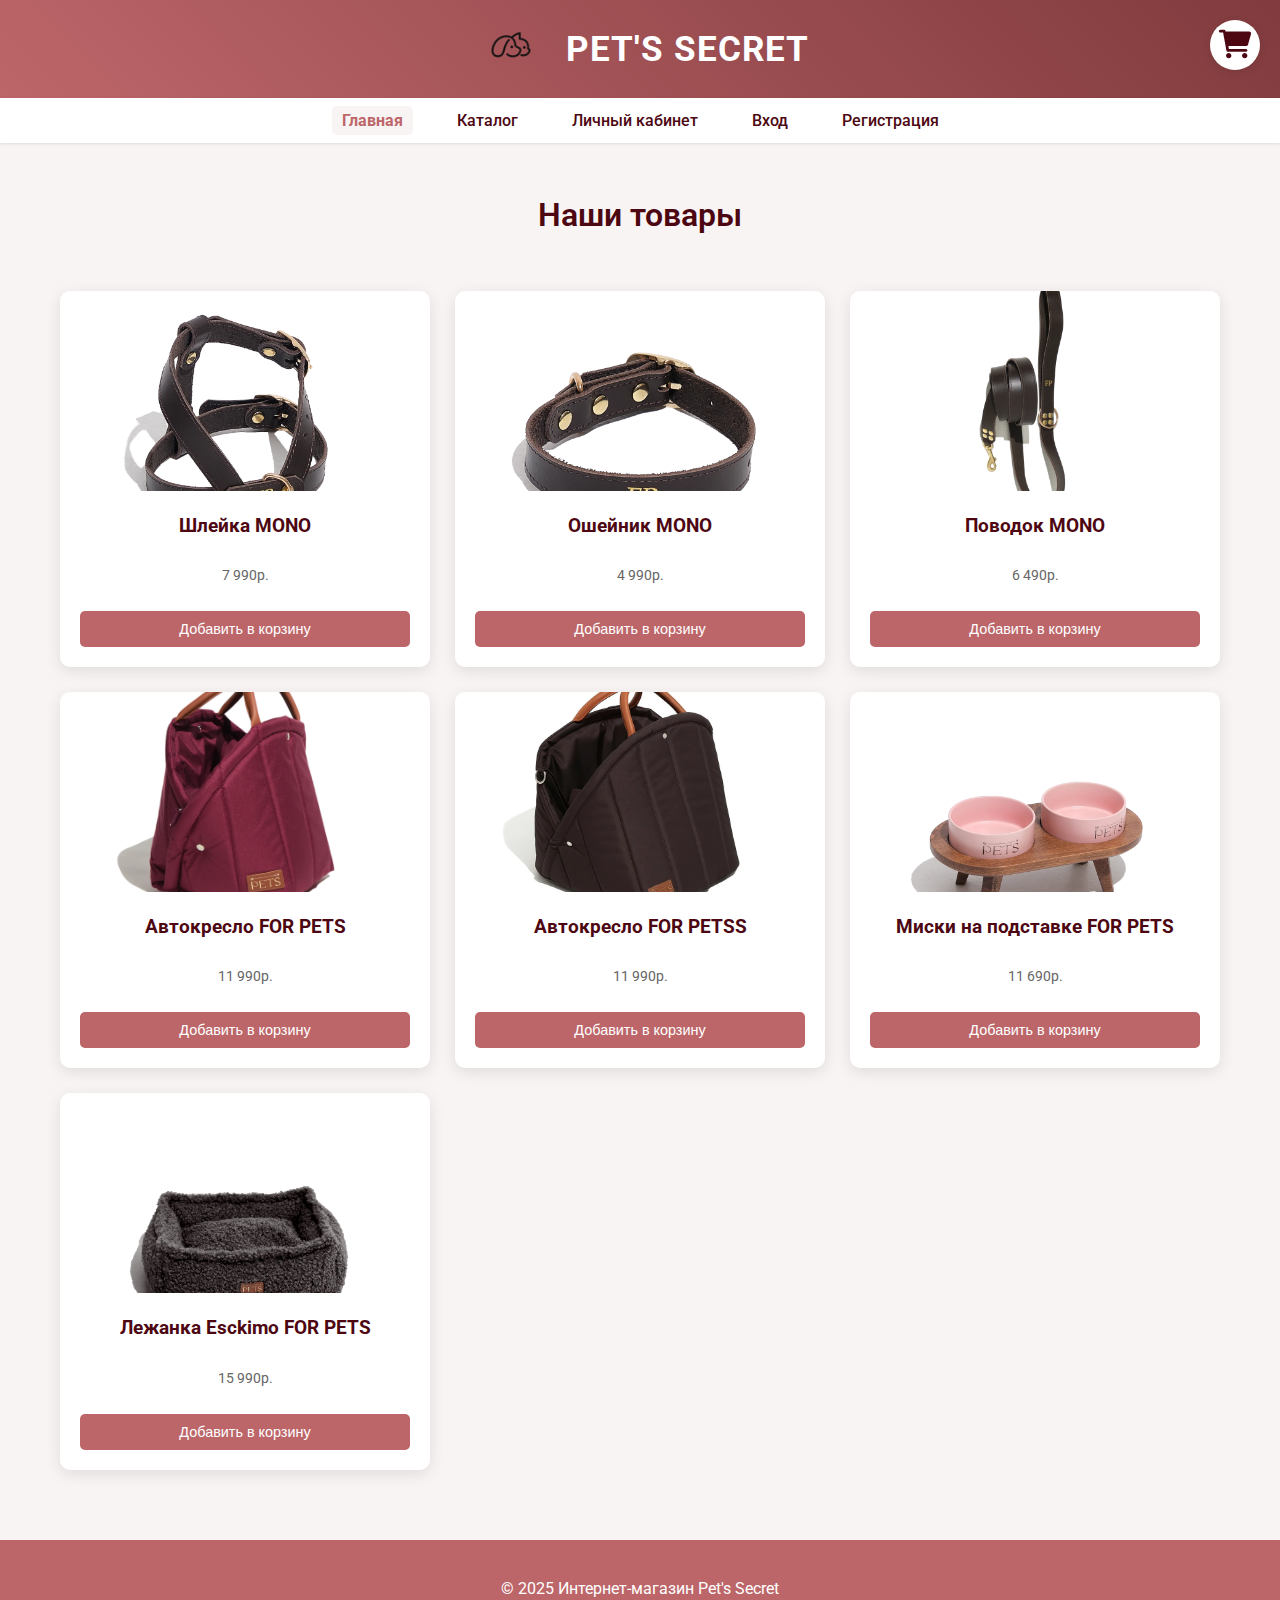
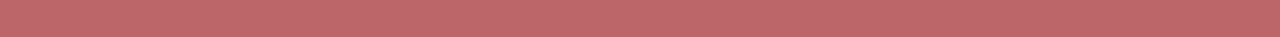
<file: index.html>
<!DOCTYPE html>
<html lang="ru">
<head>
    <meta charset="UTF-8">
    <meta name="viewport" content="width=device-width, initial-scale=1.0">
    <title>Pet's Secret</title>
    <meta name="description" content="Интернет-магазин товаров для домашних животных Pet's Secret в Астрахани. Шлейки, лежанки, миски, автокресла, одежда для собак и кошек. Доставка по Астрахани и области.">
    <meta name="keywords" content="товары для животных Астрахань, зоотовары Астрахань, шлейка для собаки, лежанка для кошки, автокресло для собак, миски на подставке">
    <link rel="stylesheet" href="styles.css">
    <link rel="preconnect" href="https://fonts.googleapis.com">
    <link rel="preconnect" href="https://fonts.gstatic.com" crossorigin>
    <link href="https://fonts.googleapis.com/css2?family=Roboto:wght@400;500;700&display=swap" rel="stylesheet">
    <link rel="stylesheet" href="https://cdnjs.cloudflare.com/ajax/libs/font-awesome/6.0.0/css/all.min.css" integrity="sha512-9usAa10IRO0HhonpyAIVpjrylPvoDwiPUiKdWk5t3PyolY1cOd4DSE0Ga+ri4AuTroPR5aQvXU9xC6qOPnzFeg==" crossorigin="anonymous" referrerpolicy="no-referrer" />
</head>
<body>
    <header>
        <div class="header-content">
            <div class="logo-container">
                <img src="img/logo.png" alt="Pet's Secret Logo" class="logo">
            </div>
            <h1>Pet's Secret</h1>
        </div>
    </header>

    <nav>
        <ul>
            <li><a href="index.html" class="active">Главная</a></li>
            <li><a href="catalog.html">Каталог</a></li>
            <li><a href="profile.html">Личный кабинет</a></li>
            <li><a href="login.html">Вход</a></li>
            <li><a href="register.html">Регистрация</a></li>
        </ul>
    </nav>

    <main>
        <h2 class="section-title">Наши товары</h2>
        <div class="catalog-container">
            <div class="catalog-card">
                <div class="card-image">
                    <img src="img/1.png" alt="Шлейка MONO">
                </div>
                <div class="card-content">
                    <h3>Шлейка MONO</h3>
                    <p>7 990р.</p>
                    <button class="add-to-cart-btn" onclick="addToCart('Шлейка MONO', 7990)">Добавить в корзину</button>
                </div>
            </div>

            <div class="catalog-card">
                <div class="card-image">
                    <img src="img/2.png" alt="Ошейник MONO">
                </div>
                <div class="card-content">
                    <h3>Ошейник MONO</h3>
                    <p>4 990р.</p>
                    <button class="add-to-cart-btn" onclick="addToCart('Ошейник MONO', 4990)">Добавить в корзину</button>
                </div>
            </div>

            <div class="catalog-card">
                <div class="card-image">
                    <img src="img/3.png" alt="Поводок MONO">
                </div>
                <div class="card-content">
                    <h3>Поводок MONO</h3>
                    <p>6 490р.</p>
                    <button class="add-to-cart-btn" onclick="addToCart('Поводок MONO', 6490)">Добавить в корзину</button>
                </div>
            </div>

            <div class="catalog-card">
                <div class="card-image">
                    <img src="img/4.png" alt="Автокресло FOR PETS">
                </div>
                <div class="card-content">
                    <h3>Автокресло FOR PETS</h3>
                    <p>11 990р.</p>
                    <button class="add-to-cart-btn" onclick="addToCart('Автокресло FOR PETS', 11990)">Добавить в корзину</button>
                </div>
            </div>

            <div class="catalog-card">
                <div class="card-image">
                    <img src="img/5.png" alt="Автокресло FOR PETSS">
                </div>
                <div class="card-content">
                    <h3>Автокресло FOR PETSS</h3>
                    <p>11 990р.</p>
                    <button class="add-to-cart-btn" onclick="addToCart('Автокресло FOR PETSS', 11990)">Добавить в корзину</button>
                </div>
            </div>

            <div class="catalog-card">
                <div class="card-image">
                    <img src="img/6.png" alt="Миски на подставке FOR PETS">
                </div>
                <div class="card-content">
                    <h3>Миски на подставке FOR PETS</h3>
                    <p>11 690р.</p>
                    <button class="add-to-cart-btn" onclick="addToCart('Миски на подставке FOR PETS', 11690)">Добавить в корзину</button>
                </div>
            </div>

            <div class="catalog-card">
                <div class="card-image">
                    <img src="img/7.png" alt="Лежанка Esckimo FOR PETS">
                </div>
                <div class="card-content">
                    <h3>Лежанка Esckimo FOR PETS</h3>
                    <p>15 990р.</p>
                    <button class="add-to-cart-btn" onclick="addToCart('Лежанка Esckimo FOR PETS', 15990)">Добавить в корзину</button>
                </div>
            </div>
        </div>
    </main>

    <div id="cart" class="cart-sidebar">
        <a href="javascript:void(0)" class="closebtn" onclick="closeCart()">
            <i class="fas fa-times"></i>
        </a>
        <h2 class="section-title">Корзина</h2>
        <ul id="cart-items"></ul>
        <p id="total">Общая сумма: 0 Р</p>
        <button id="clear-cart">Очистить корзину</button>
    </div>

    <div id="open-cart-button" onclick="openCart()">
        <i class="fas fa-shopping-cart"></i>
    </div>

    <footer>
        <p>&copy; 2025 Интернет-магазин Pet's Secret</p>
    </footer>

    <script src="script.js"></script>
</body>
</html>
</file>
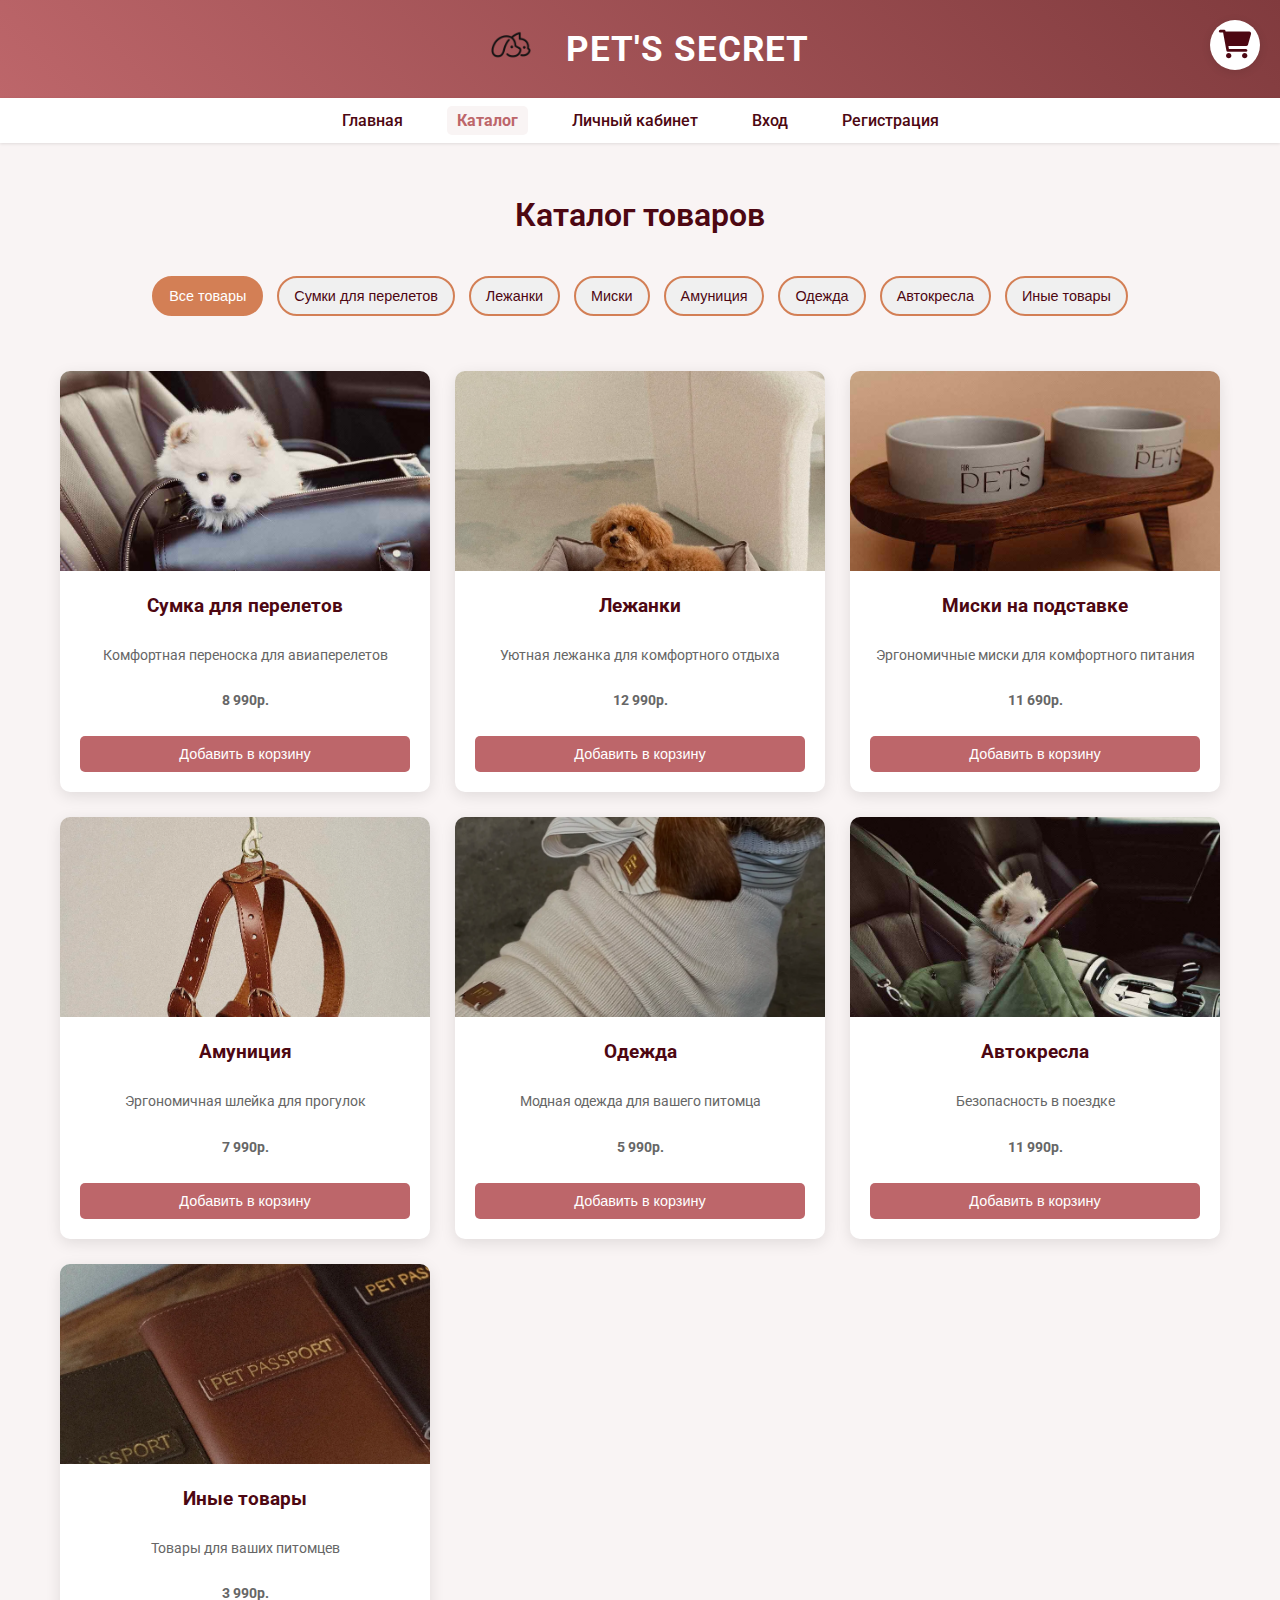
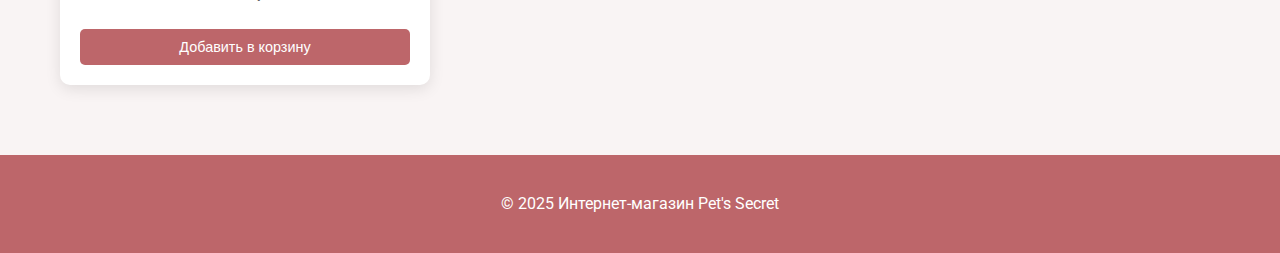
<file: catalog.html>
<!DOCTYPE html>
<html lang="ru">
<head>
    <meta charset="UTF-8">
    <meta name="viewport" content="width=device-width, initial-scale=1.0">
    <title>Каталог товаров - Pet's Secret</title>
    <meta name="description" content="Интернет-магазин товаров для домашних животных Pet's Secret в Астрахани. Шлейки, лежанки, миски, автокресла, одежда для собак и кошек. Доставка по Астрахани и области.">
    <meta name="keywords" content="товары для животных Астрахань, зоотовары Астрахань, шлейка для собаки, лежанка для кошки, автокресло для собак, миски на подставке">
    <link rel="stylesheet" href="styles.css">
    <link rel="preconnect" href="https://fonts.googleapis.com">
    <link rel="preconnect" href="https://fonts.gstatic.com" crossorigin>
    <link href="https://fonts.googleapis.com/css2?family=Roboto:wght@400;500;700&display=swap" rel="stylesheet">
    <link rel="stylesheet" href="https://cdnjs.cloudflare.com/ajax/libs/font-awesome/6.0.0/css/all.min.css">
</head>
<body>
    <header>
        <div class="header-content">
            <div class="logo-container">
                <img src="img/logo.png" alt="Pet's Secret Logo" class="logo">
            </div>
            <h1>Pet's Secret</h1>
        </div>
    </header>

    <nav>
        <ul>
            <li><a href="index.html">Главная</a></li>
            <li><a href="catalog.html" class="active">Каталог</a></li>
            <li><a href="profile.html">Личный кабинет</a></li>
            <li><a href="login.html">Вход</a></li>
            <li><a href="register.html">Регистрация</a></li>
        </ul>
    </nav>

    <main>
        <h2 class="section-title">Каталог товаров</h2>
        
        <div class="categories-filter">
            <button class="filter-btn active" data-category="all">Все товары</button>
            <button class="filter-btn" data-category="bags">Сумки для перелетов</button>
            <button class="filter-btn" data-category="beds">Лежанки</button>
            <button class="filter-btn" data-category="bowls">Миски</button>
            <button class="filter-btn" data-category="equipment">Амуниция</button>
            <button class="filter-btn" data-category="clothing">Одежда</button>
            <button class="filter-btn" data-category="armchair">Автокресла</button>
            <button class="filter-btn" data-category="other">Иные товары</button>
        </div>

        <div class="catalog-container">
            <div class="catalog-card" data-category="bags">
                <div class="card-image">
                    <img src="img/13.png" alt="Сумка для перелетов">
                </div>
                <div class="card-content">
                    <h3>Сумка для перелетов</h3>
                    <p>Комфортная переноска для авиаперелетов</p>
                    <p class="price">8 990р.</p>
                    <button class="add-to-cart-btn" onclick="addToCart('Сумка для перелетов', 8990)">Добавить в корзину</button>
                </div>
            </div>

            <div class="catalog-card" data-category="beds">
                <div class="card-image">
                    <img src="img/9.png" alt="Лежанки">
                </div>
                <div class="card-content">
                    <h3>Лежанки</h3>
                    <p>Уютная лежанка для комфортного отдыха</p>
                    <p class="price">12 990р.</p>
                    <button class="add-to-cart-btn" onclick="addToCart('Лежанки', 12990)">Добавить в корзину</button>
                </div>
            </div> 

            <div class="catalog-card" data-category="bowls">
                <div class="card-image">
                    <img src="img/10.png" alt="Миски на подставке">
                </div>
                <div class="card-content">
                    <h3>Миски на подставке</h3>
                    <p>Эргономичные миски для комфортного питания</p>
                    <p class="price">11 690р.</p>
                    <button class="add-to-cart-btn" onclick="addToCart('Миски на подставке', 11690)">Добавить в корзину</button>
                </div>
            </div>

            <div class="catalog-card" data-category="equipment">
                <div class="card-image">
                    <img src="img/8.png" alt="Амуниция">
                </div>
                <div class="card-content">
                    <h3>Амуниция</h3>
                    <p>Эргономичная шлейка для прогулок</p>
                    <p class="price">7 990р.</p>
                    <button class="add-to-cart-btn" onclick="addToCart('Амуниция', 7990)">Добавить в корзину</button>
                </div>
            </div>

            <div class="catalog-card" data-category="clothing">
                <div class="card-image">
                    <img src="img/12.png" alt="Одежда">
                </div>
                <div class="card-content">
                    <h3>Одежда</h3>
                    <p>Модная одежда для вашего питомца</p>
                    <p class="price">5 990р.</p>
                    <button class="add-to-cart-btn" onclick="addToCart('Одежда', 5990)">Добавить в корзину</button>
                </div>
            </div>

            <div class="catalog-card" data-category="armchair">
                <div class="card-image">
                    <img src="img/11.png" alt="Автокресла">
                </div>
                <div class="card-content">
                    <h3>Автокресла</h3>
                    <p>Безопасность в поездке</p>
                    <p class="price">11 990р.</p>
                    <button class="add-to-cart-btn" onclick="addToCart('Автокресла', 11990)">Добавить в корзину</button>
                </div>
            </div>

            <div class="catalog-card" data-category="other">
                <div class="card-image">
                    <img src="img/14.png" alt="Иные товары">
                </div>
                <div class="card-content">
                    <h3>Иные товары</h3>
                    <p>Товары для ваших питомцев</p>
                    <p class="price">3 990р.</p>
                    <button class="add-to-cart-btn" onclick="addToCart('Иные товары', 3990)">Добавить в корзину</button>
                </div>
            </div>
        </div>
    </main>

    <div id="cart" class="cart-sidebar">
        <a href="javascript:void(0)" class="closebtn" onclick="closeCart()">
            <i class="fas fa-times"></i>
        </a>
        <h2 class="section-title">Корзина</h2>
        <ul id="cart-items"></ul>
        <p id="total">Общая сумма: 0 Р</p>
        <button id="clear-cart">Очистить корзину</button>
    </div>

    <div id="open-cart-button" onclick="openCart()">
        <i class="fas fa-shopping-cart"></i>
    </div>

    <footer>
        <p>&copy; 2025 Интернет-магазин Pet's Secret</p>
    </footer>

    <script src="script.js"></script>
    <script src="catalog-script.js"></script>
</body>
</html>
</file>
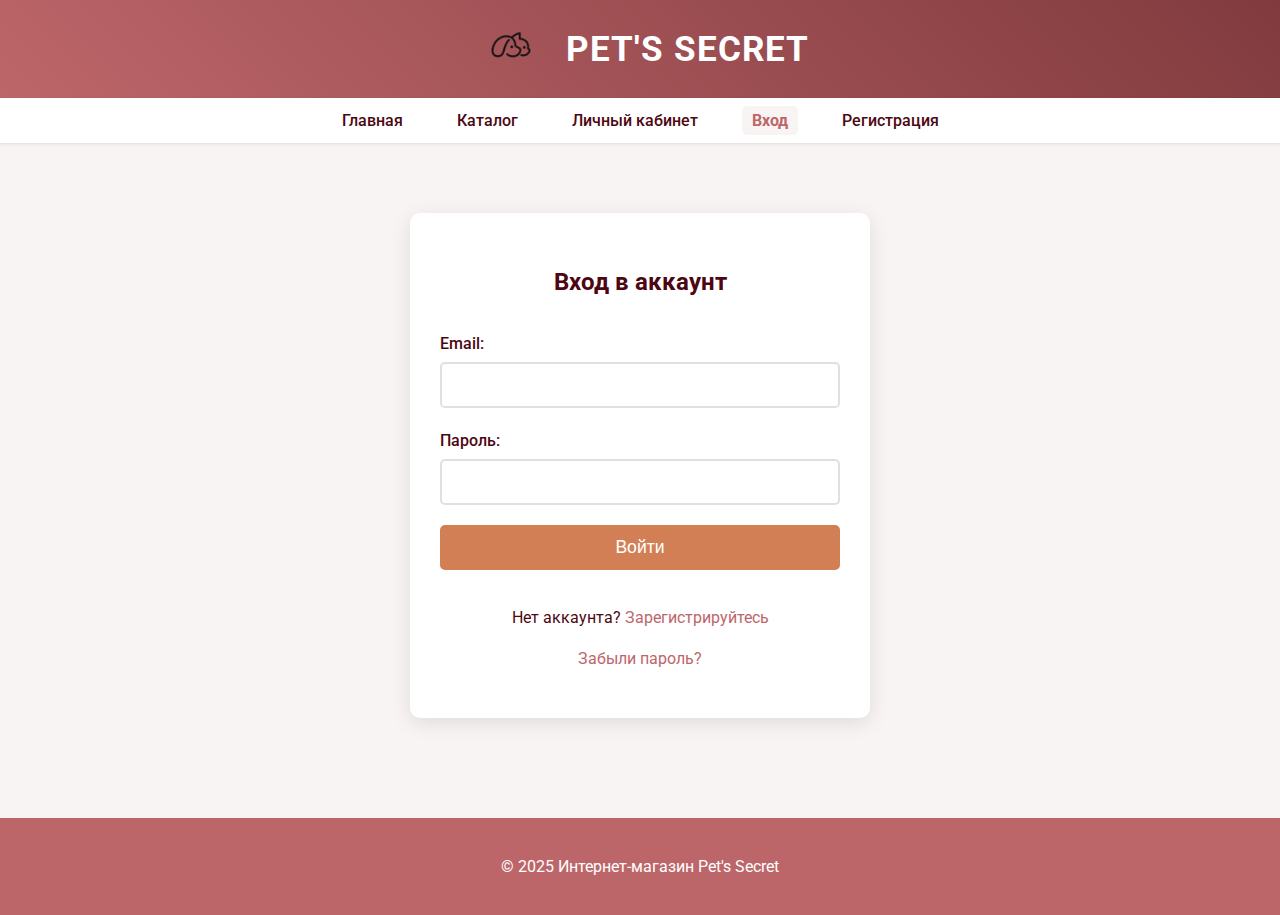
<file: login.html>
<!DOCTYPE html>
<html lang="ru">
<head>
    <meta charset="UTF-8">
    <meta name="viewport" content="width=device-width, initial-scale=1.0">
    <title>Вход - Pet's Secret</title>
    <meta name="description" content="Интернет-магазин товаров для домашних животных Pet's Secret в Астрахани. Шлейки, лежанки, миски, автокресла, одежда для собак и кошек. Доставка по Астрахани и области.">
    <meta name="keywords" content="товары для животных Астрахань, зоотовары Астрахань, шлейка для собаки, лежанка для кошки, автокресло для собак, миски на подставке">
    <link rel="stylesheet" href="styles.css">
    <link rel="preconnect" href="https://fonts.googleapis.com">
    <link rel="preconnect" href="https://fonts.gstatic.com" crossorigin>
    <link href="https://fonts.googleapis.com/css2?family=Roboto:wght@400;500;700&display=swap" rel="stylesheet">
    <link rel="stylesheet" href="https://cdnjs.cloudflare.com/ajax/libs/font-awesome/6.0.0/css/all.min.css">
</head>
<body>
    <header>
        <div class="header-content">
            <div class="logo-container">
                <img src="img/logo.png" alt="Pet's Secret Logo" class="logo">
            </div>
            <h1>Pet's Secret</h1>
        </div>
    </header>

    <nav>
        <ul>
            <li><a href="index.html">Главная</a></li>
            <li><a href="catalog.html">Каталог</a></li>
            <li><a href="profile.html">Личный кабинет</a></li>
            <li><a href="login.html" class="active">Вход</a></li>
            <li><a href="register.html">Регистрация</a></li>
        </ul>
    </nav>

    <main>
        <div class="auth-container">
            <form class="auth-form" id="loginForm">
                <h2>Вход в аккаунт</h2>
                
                <div class="form-group">
                    <label for="loginEmail">Email:</label>
                    <input type="email" id="loginEmail" name="email" required>
                    <div class="form-error" id="loginEmailError"></div>
                </div>
                
                <div class="form-group">
                    <label for="loginPassword">Пароль:</label>
                    <input type="password" id="loginPassword" name="password" required>
                    <div class="form-error" id="loginPasswordError"></div>
                </div>
                
                <button type="submit" class="auth-btn">Войти</button>
                
                <div class="auth-links">
                    <p>Нет аккаунта? <a href="register.html">Зарегистрируйтесь</a></p>
                    <p><a href="#">Забыли пароль?</a></p>
                </div>
            </form>
        </div>
    </main>

    <footer>
        <p>&copy; 2025 Интернет-магазин Pet's Secret</p>
    </footer>

    <script src="auth-script.js"></script>
</body>
</html>
</file>
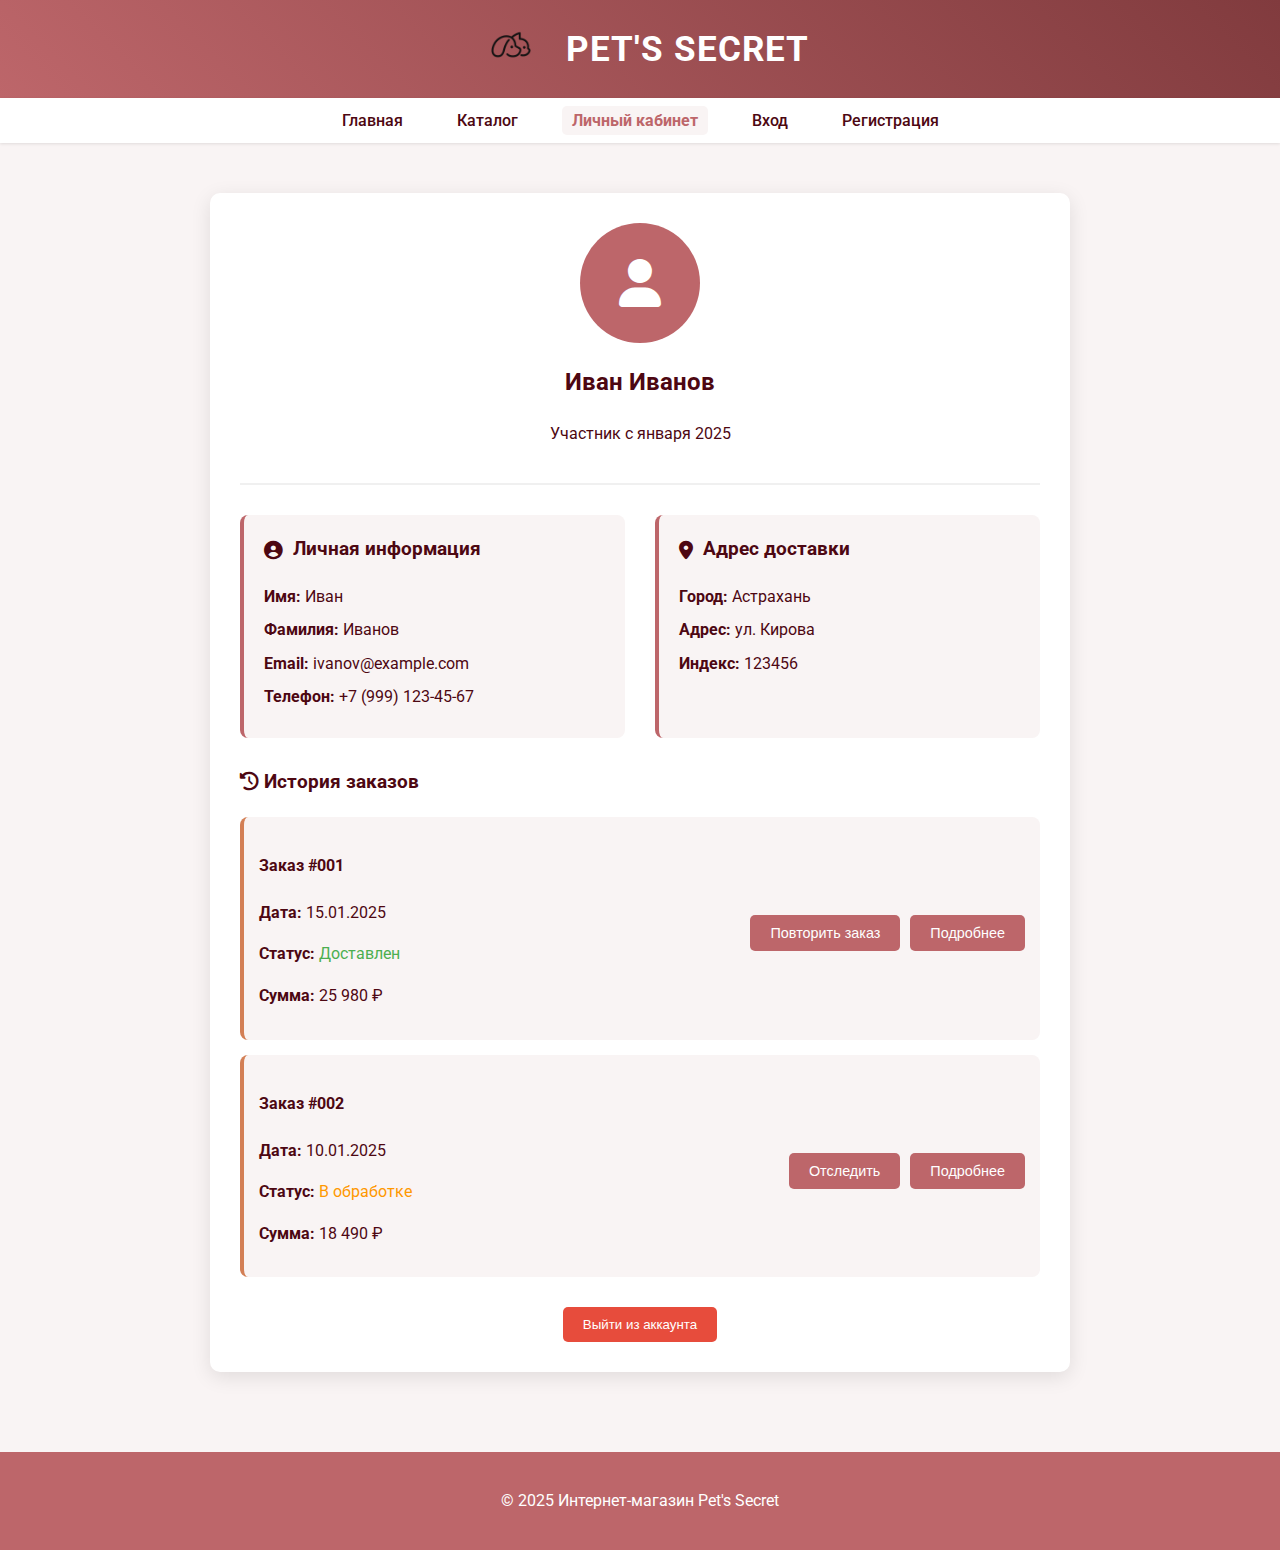
<file: profile.html>
<!DOCTYPE html>
<html lang="ru">
<head>
    <meta charset="UTF-8">
    <meta name="viewport" content="width=device-width, initial-scale=1.0">
    <title>Личный кабинет - Pet's Secret</title>
    <meta name="description" content="Интернет-магазин товаров для домашних животных Pet's Secret в Астрахани. Шлейки, лежанки, миски, автокресла, одежда для собак и кошек. Доставка по Астрахани и области.">
    <meta name="keywords" content="товары для животных Астрахань, зоотовары Астрахань, шлейка для собаки, лежанка для кошки, автокресло для собак, миски на подставке">
    <link rel="stylesheet" href="styles.css">
    <link rel="preconnect" href="https://fonts.googleapis.com">
    <link rel="preconnect" href="https://fonts.gstatic.com" crossorigin>
    <link href="https://fonts.googleapis.com/css2?family=Roboto:wght@400;500;700&display=swap" rel="stylesheet">
    <link rel="stylesheet" href="https://cdnjs.cloudflare.com/ajax/libs/font-awesome/6.0.0/css/all.min.css">
</head>
<body>
    <header>
        <div class="header-content">
            <div class="logo-container">
                <img src="img/logo.png" alt="Pet's Secret Logo" class="logo">
            </div>
            <h1>Pet's Secret</h1>
        </div>
    </header>

    <nav>
        <ul>
            <li><a href="index.html">Главная</a></li>
            <li><a href="catalog.html">Каталог</a></li>
            <li><a href="profile.html" class="active">Личный кабинет</a></li>
            <li><a href="login.html">Вход</a></li>
            <li><a href="register.html">Регистрация</a></li>
        </ul>
    </nav>

    <main>
        <div class="profile-container">
            <div class="profile-header">
                <div class="profile-avatar">
                    <i class="fas fa-user"></i>
                </div>
                <h2>Иван Иванов</h2>
                <p>Участник с января 2025</p>
            </div>

            <div class="profile-info">
                <div class="info-card">
                    <h3><i class="fas fa-user-circle"></i> Личная информация</h3>
                    <p><strong>Имя:</strong> Иван</p>
                    <p><strong>Фамилия:</strong> Иванов</p>
                    <p><strong>Email:</strong> ivanov@example.com</p>
                    <p><strong>Телефон:</strong> +7 (999) 123-45-67</p>
                </div>

                <div class="info-card">
                    <h3><i class="fas fa-map-marker-alt"></i> Адрес доставки</h3>
                    <p><strong>Город:</strong> Астрахань</p>
                    <p><strong>Адрес:</strong> ул. Кирова</p>
                    <p><strong>Индекс:</strong> 123456</p>
                </div>
            </div>

            <div class="order-history">
                <h3><i class="fas fa-history"></i> История заказов</h3>
                
                <div class="order-item">
                    <div class="order-details">
                        <h4>Заказ #001</h4>
                        <p><strong>Дата:</strong> 15.01.2025</p>
                        <p><strong>Статус:</strong> <span style="color: #4CAF50;">Доставлен</span></p>
                        <p><strong>Сумма:</strong> 25 980 ₽</p>
                    </div>
                    <div class="order-actions">
                        <button class="details-btn">Повторить заказ</button>
                        <button class="details-btn">Подробнее</button>
                    </div>
                </div>

                <div class="order-item">
                    <div class="order-details">
                        <h4>Заказ #002</h4>
                        <p><strong>Дата:</strong> 10.01.2025</p>
                        <p><strong>Статус:</strong> <span style="color: #FF9800;">В обработке</span></p>
                        <p><strong>Сумма:</strong> 18 490 ₽</p>
                    </div>
                    <div class="order-actions">
                        <button class="details-btn">Отследить</button>
                        <button class="details-btn">Подробнее</button>
                    </div>
                </div>
            </div>

            <button class="logout-btn">Выйти из аккаунта</button>
        </div>
    </main>

    <footer>
        <p>&copy; 2025 Интернет-магазин Pet's Secret</p>
    </footer>
</body>
</html>
</file>
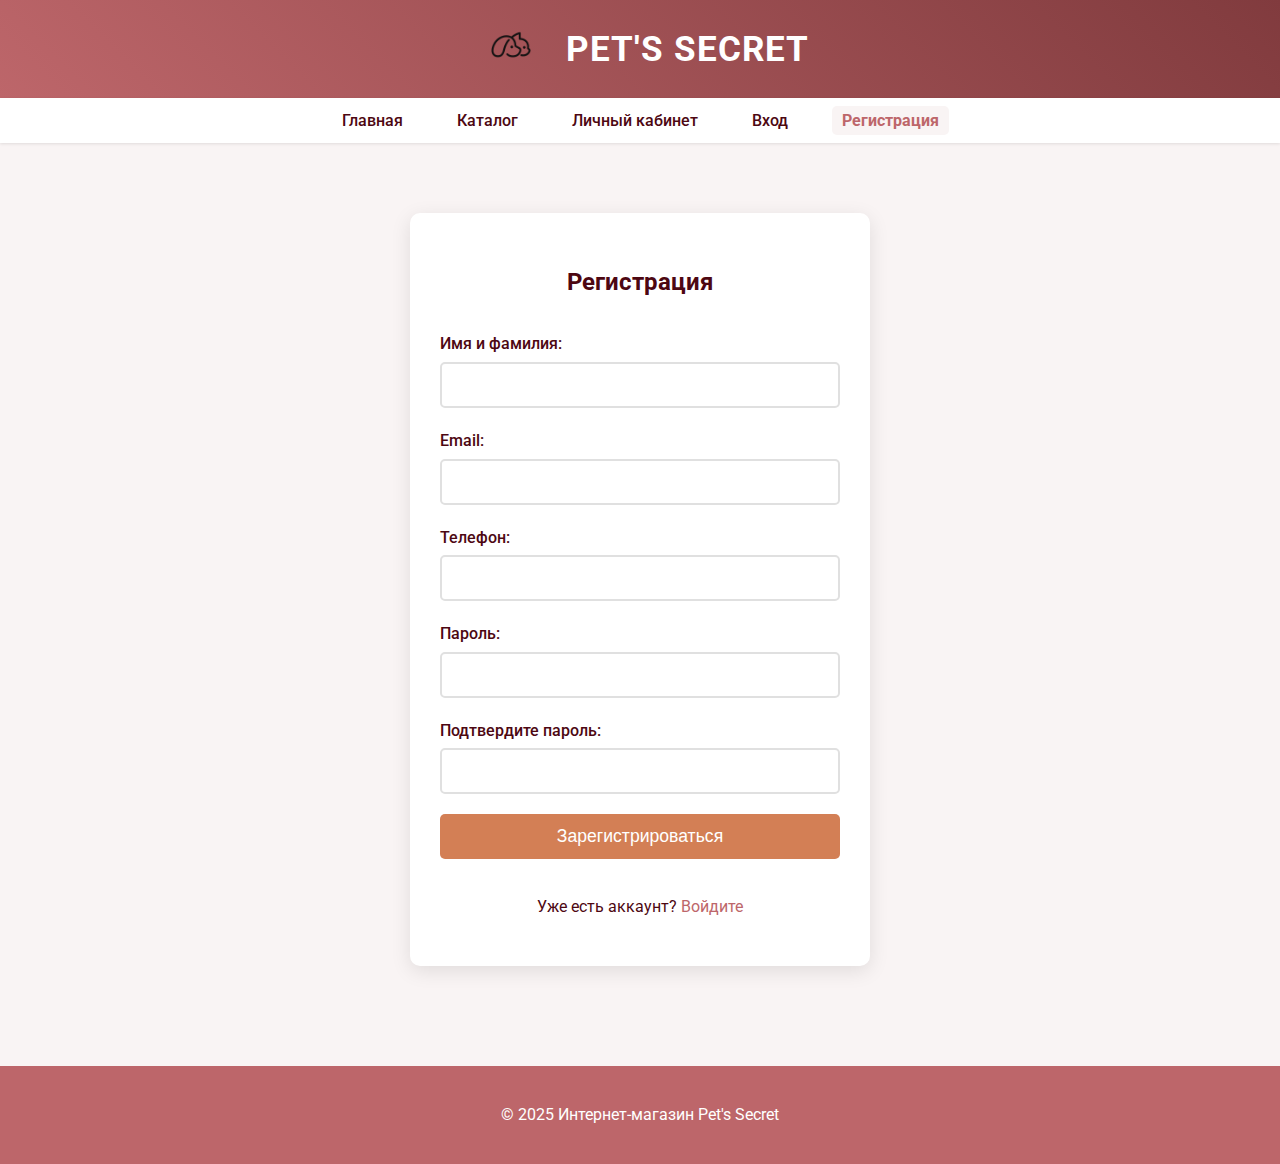
<file: register.html>
<!DOCTYPE html>
<html lang="ru">
<head>
    <meta charset="UTF-8">
    <meta name="viewport" content="width=device-width, initial-scale=1.0">
    <title>Регистрация - Pet's Secret</title>
    <meta name="description" content="Интернет-магазин товаров для домашних животных Pet's Secret в Астрахани. Шлейки, лежанки, миски, автокресла, одежда для собак и кошек. Доставка по Астрахани и области.">
    <meta name="keywords" content="товары для животных Астрахань, зоотовары Астрахань, шлейка для собаки, лежанка для кошки, автокресло для собак, миски на подставке">
    <link rel="stylesheet" href="styles.css">
    <link rel="preconnect" href="https://fonts.googleapis.com">
    <link rel="preconnect" href="https://fonts.gstatic.com" crossorigin>
    <link href="https://fonts.googleapis.com/css2?family=Roboto:wght@400;500;700&display=swap" rel="stylesheet">
    <link rel="stylesheet" href="https://cdnjs.cloudflare.com/ajax/libs/font-awesome/6.0.0/css/all.min.css">
</head>
<body>
    <header>
        <div class="header-content">
            <div class="logo-container">
                <img src="img/logo.png" alt="Pet's Secret Logo" class="logo">
            </div>
            <h1>Pet's Secret</h1>
        </div>
    </header>

    <nav>
        <ul>
            <li><a href="index.html">Главная</a></li>
            <li><a href="catalog.html">Каталог</a></li>
            <li><a href="profile.html">Личный кабинет</a></li>
            <li><a href="login.html">Вход</a></li>
            <li><a href="register.html" class="active">Регистрация</a></li>
        </ul>
    </nav>

    <main>
        <div class="auth-container">
            <form class="auth-form" id="registerForm">
                <h2>Регистрация</h2>
                
                <div class="form-group">
                    <label for="name">Имя и фамилия:</label>
                    <input type="text" id="name" name="name" required>
                    <div class="form-error" id="nameError"></div>
                </div>
                
                <div class="form-group">
                    <label for="email">Email:</label>
                    <input type="email" id="email" name="email" required>
                    <div class="form-error" id="emailError"></div>
                </div>
                
                <div class="form-group">
                    <label for="phone">Телефон:</label>
                    <input type="tel" id="phone" name="phone" required>
                    <div class="form-error" id="phoneError"></div>
                </div>
                
                <div class="form-group">
                    <label for="password">Пароль:</label>
                    <input type="password" id="password" name="password" required minlength="6">
                    <div class="form-error" id="passwordError"></div>
                </div>
                
                <div class="form-group">
                    <label for="confirmPassword">Подтвердите пароль:</label>
                    <input type="password" id="confirmPassword" name="confirmPassword" required>
                    <div class="form-error" id="confirmPasswordError"></div>
                </div>
                
                <button type="submit" class="auth-btn">Зарегистрироваться</button>
                
                <div class="auth-links">
                    <p>Уже есть аккаунт? <a href="login.html">Войдите</a></p>
                </div>
            </form>
        </div>
    </main>

    <footer>
        <p>&copy; 2025 Интернет-магазин Pet's Secret</p>
    </footer>

    <script src="auth-script.js"></script>
</body>
</html>
</file>
<file: styles.css>
body {
    font-family: 'Roboto', sans-serif;
    margin: 0;
    padding: 0;
    background-color: #f9f4f4;
    color: #4D0712;
    line-height: 1.6;
}

header {
    background: linear-gradient(45deg, #BD666A, #813b3e);
    color: white;
    padding: 15px 0;
    box-shadow: 0 2px 5px rgba(0, 0, 0, 0.15);
}

.header-content {
    display: flex;
    align-items: center;
    justify-content: center;
    max-width: 1200px;
    margin: 0 auto;
    padding: 0 20px;
}

header h1 {
    margin: 0;
    font-size: 2.2em;
    font-weight: 700;
    letter-spacing: 1px;
    text-transform: uppercase;
}

nav {
    background-color: #fff;
    padding: 10px 0;
    box-shadow: 0 1px 3px rgba(0, 0, 0, 0.1);
    text-align: center;
}

nav ul {
    list-style-type: none;
    padding: 0;
    margin: 0;
    display: inline-block;
}

nav ul li {
    display: inline;
    margin: 0 15px;
}

nav ul li a {
    text-decoration: none;
    color: #4D0712;
    font-weight: 500;
    transition: color 0.3s ease;
    padding: 5px 10px;
    border-radius: 5px;
}

nav ul li a:hover {
    color: #BD666A;
    background-color: #f9f4f4;
}

nav ul li a.active {
    color: #BD666A;
    font-weight: 700;
    background-color: #f9f4f4;
}

main {
    padding: 20px;
    max-width: 1200px;
    margin: 0 auto;
    width: 100%;
    box-sizing: border-box;
}

.section-title {
    text-align: center;
    margin-bottom: 30px;
    color: #4D0712;
    font-size: 2em;
    font-weight: 600;
}


.catalog-container {
    display: grid;
    grid-template-columns: repeat(auto-fill, minmax(280px, 1fr));
    gap: 25px;
    padding: 20px 0;
}

.catalog-card {
    background-color: #fff;
    border-radius: 10px;
    box-shadow: 0 4px 15px rgba(0, 0, 0, 0.1);
    transition: transform 0.3s ease, box-shadow 0.3s ease;
    overflow: hidden;
    display: flex;
    flex-direction: column;
}

.catalog-card:hover {
    transform: translateY(-5px);
    box-shadow: 0 8px 25px rgba(0, 0, 0, 0.15);
}

.card-image {
    height: 200px;
    overflow: hidden;
    flex-shrink: 0;
}

.card-image img {
    width: 100%;
    height: 100%;
    object-fit: cover;
    transition: transform 0.3s ease;
}

.catalog-card:hover .card-image img {
    transform: scale(1.05);
}

.card-content {
    padding: 20px;
    text-align: center;
    flex-grow: 1;
    display: flex;
    flex-direction: column;
    justify-content: space-between;
}

.card-content h3 {
    margin: 0 0 10px 0;
    color: #4D0712;
    font-size: 1.2em;
}

.card-content p {
    color: #666;
    font-size: 0.9em;
    margin-bottom: 15px;
    line-height: 1.4;
}

.details-btn, .add-to-cart-btn {
    background-color: #BD666A;
    color: white;
    border: none;
    padding: 10px 20px;
    border-radius: 5px;
    cursor: pointer;
    transition: background-color 0.3s ease;
    font-size: 0.9em;
    margin-top: 10px;
}

.details-btn:hover, .add-to-cart-btn:hover {
    background-color: #a05559;
}


.categories-filter {
    text-align: center;
    margin-bottom: 30px;
    padding: 0 20px;
}

.filter-btn {
    background-color: #f0f0f0;
    border: 2px solid #D37F55;
    color: #4D0712;
    padding: 10px 15px;
    margin: 5px;
    cursor: pointer;
    border-radius: 25px;
    transition: all 0.3s ease;
    font-size: 0.9em;
}

.filter-btn:hover,
.filter-btn.active {
    background-color: #D37F55;
    color: white;
}


.cart-sidebar {
    height: 100%;
    width: 0;
    position: fixed;
    z-index: 1000;
    top: 0;
    right: 0;
    background-color: #fff;
    overflow-x: hidden;
    transition: 0.5s;
    padding-top: 60px;
    box-shadow: 0 0 20px rgba(0, 0, 0, 0.2);
}

.cart-sidebar a {
    padding: 8px;
    text-decoration: none;
    font-size: 36px;
    color: #818181;
    display: block;
    transition: 0.3s;
}

.cart-sidebar .closebtn {
    position: absolute;
    top: 0;
    right: 25px;
    font-size: 36px;
    margin-left: 50px;
    color: #4D0712;
}

.cart-sidebar .section-title {
    text-align: center;
    padding: 0 20px;
}

.cart-sidebar #clear-cart {
    background-color: #e57373;
    color: white;
    border: none;
    padding: 10px 20px;
    cursor: pointer;
    border-radius: 5px;
    transition: background-color 0.3s ease;
    margin: 15px 20px;
    display: block;
    width: calc(100% - 40px);
}

.cart-sidebar #clear-cart:hover {
    background-color: #d32f2f;
}

.cart-sidebar #cart-items {
    list-style: none;
    padding: 0 20px;
    margin: 0;
}

.cart-sidebar #cart-items li {
    padding: 10px 0;
    border-bottom: 1px solid #eee;
    display: flex;
    justify-content: space-between;
    align-items: center;
}

.cart-sidebar #cart-items li button {
    background-color: #e57373;
    color: white;
    border: none;
    padding: 5px 10px;
    cursor: pointer;
    border-radius: 5px;
    transition: background-color 0.3s ease;
}

.cart-sidebar #cart-items li button:hover {
    background-color: #d32f2f;
}

.cart-sidebar #total {
    padding: 0 20px;
    font-weight: bold;
    font-size: 1.1em;
}

#open-cart-button {
    position: fixed;
    top: 20px;
    right: 20px;
    font-size: 1.8em;
    color: #4D0712;
    cursor: pointer;
    z-index: 999;
    transition: color 0.3s ease;
    background: white;
    width: 50px;
    height: 50px;
    border-radius: 50%;
    display: flex;
    align-items: center;
    justify-content: center;
    box-shadow: 0 2px 10px rgba(0, 0, 0, 0.1);
}

#open-cart-button:hover {
    color: #BD666A;
    transform: scale(1.05);
}

.logo-container {
    margin-right: 15px;
}

.logo {
    max-height: 60px;
    width: auto;
}


footer {
    background-color: #BD666A;
    color: white;
    text-align: center;
    padding: 20px;
    margin-top: 30px;
}


.modal {
    display: none;
    position: fixed;
    z-index: 1001;
    left: 0;
    top: 0;
    width: 100%;
    height: 100%;
    background-color: rgba(0, 0, 0, 0.5);
}

.modal-content {
    background-color: #fff;
    margin: 5% auto;
    padding: 30px;
    border-radius: 10px;
    width: 80%;
    max-width: 600px;
    position: relative;
    box-shadow: 0 5px 30px rgba(0, 0, 0, 0.3);
}

.close {
    position: absolute;
    right: 20px;
    top: 15px;
    font-size: 28px;
    font-weight: bold;
    cursor: pointer;
    color: #4D0712;
}

.close:hover {
    color: #BD666A;
}


html, body {
    height: 100%;
    margin: 0;
    padding: 0;
}

body {
    display: flex;
    flex-direction: column;
    min-height: 100vh;
}

main {
    flex: 1;
}

.auth-container {
    max-width: 400px;
    margin: 50px auto;
    padding: 30px;
    background-color: #fff;
    border-radius: 10px;
    box-shadow: 0 5px 20px rgba(0, 0, 0, 0.1);
}

.auth-form h2 {
    text-align: center;
    color: #4D0712;
    margin-bottom: 30px;
}

.form-group {
    margin-bottom: 20px;
}

.form-group label {
    display: block;
    margin-bottom: 5px;
    color: #4D0712;
    font-weight: 500;
}

.form-group input {
    width: 100%;
    padding: 12px;
    border: 2px solid #e0e0e0;
    border-radius: 5px;
    font-size: 1em;
    transition: border-color 0.3s ease;
    box-sizing: border-box;
}

.form-group input:focus {
    outline: none;
    border-color: #BD666A;
}

.auth-btn {
    width: 100%;
    background-color: #D37F55;
    color: white;
    border: none;
    padding: 12px;
    border-radius: 5px;
    cursor: pointer;
    font-size: 1.1em;
    transition: background-color 0.3s ease;
    margin-bottom: 15px;
}

.auth-btn:hover {
    background-color: #ac643f;
}

.auth-links {
    text-align: center;
    margin-top: 20px;
}

.auth-links a {
    color: #BD666A;
    text-decoration: none;
    transition: color 0.3s ease;
}

.auth-links a:hover {
    text-decoration: underline;
}

.form-error {
    color: #e74c3c;
    font-size: 0.9em;
    margin-top: 5px;
    display: none;
}

.profile-container {
    max-width: 800px;
    margin: 30px auto;
    padding: 30px;
    background-color: #fff;
    border-radius: 10px;
    box-shadow: 0 5px 20px rgba(0, 0, 0, 0.1);
}

.profile-header {
    text-align: center;
    margin-bottom: 30px;
    padding-bottom: 20px;
    border-bottom: 2px solid #f0f0f0;
}

.profile-avatar {
    width: 120px;
    height: 120px;
    border-radius: 50%;
    background-color: #BD666A;
    margin: 0 auto 15px;
    display: flex;
    align-items: center;
    justify-content: center;
    color: white;
    font-size: 3em;
}

.profile-info {
    display: grid;
    grid-template-columns: 1fr 1fr;
    gap: 30px;
    margin-bottom: 30px;
}

.info-card {
    background-color: #f9f4f4;
    padding: 20px;
    border-radius: 8px;
    border-left: 4px solid #BD666A;
}

.info-card h3 {
    margin-top: 0;
    color: #4D0712;
    display: flex;
    align-items: center;
    gap: 10px;
}

.info-card p {
    margin: 8px 0;
}

.order-history {
    margin-top: 30px;
}

.order-item {
    background-color: #f9f4f4;
    padding: 15px;
    margin-bottom: 15px;
    border-radius: 8px;
    border-left: 4px solid #D37F55;
    display: flex;
    justify-content: space-between;
    align-items: center;
}

.order-details {
    flex-grow: 1;
}

.order-actions {
    display: flex;
    gap: 10px;
}

.logout-btn {
    background-color: #e74c3c;
    color: white;
    border: none;
    padding: 10px 20px;
    border-radius: 5px;
    cursor: pointer;
    transition: background-color 0.3s ease;
    display: block;
    margin: 30px auto 0;
}

.logout-btn:hover {
    background-color: #c0392b;
}
.price {
    color: #D37F55;
    font-weight: bold;
    font-size: 1.1em;
    margin: 10px 0;
}

@media (max-width: 768px) {
    .header-content {
        flex-direction: column;
        text-align: center;
    }
    
    .logo-container {
        margin-right: 0;
        margin-bottom: 10px;
    }
    
    nav ul li {
        display: block;
        margin: 10px 0;
    }
    
    .catalog-container {
        grid-template-columns: repeat(auto-fill, minmax(250px, 1fr));
        gap: 15px;
        padding: 10px 0;
    }
    
    .profile-info {
        grid-template-columns: 1fr;
        gap: 20px;
    }
    
    .order-item {
        flex-direction: column;
        align-items: flex-start;
    }
    
    .order-actions {
        margin-top: 10px;
        width: 100%;
        justify-content: space-between;
    }
}
</file>
